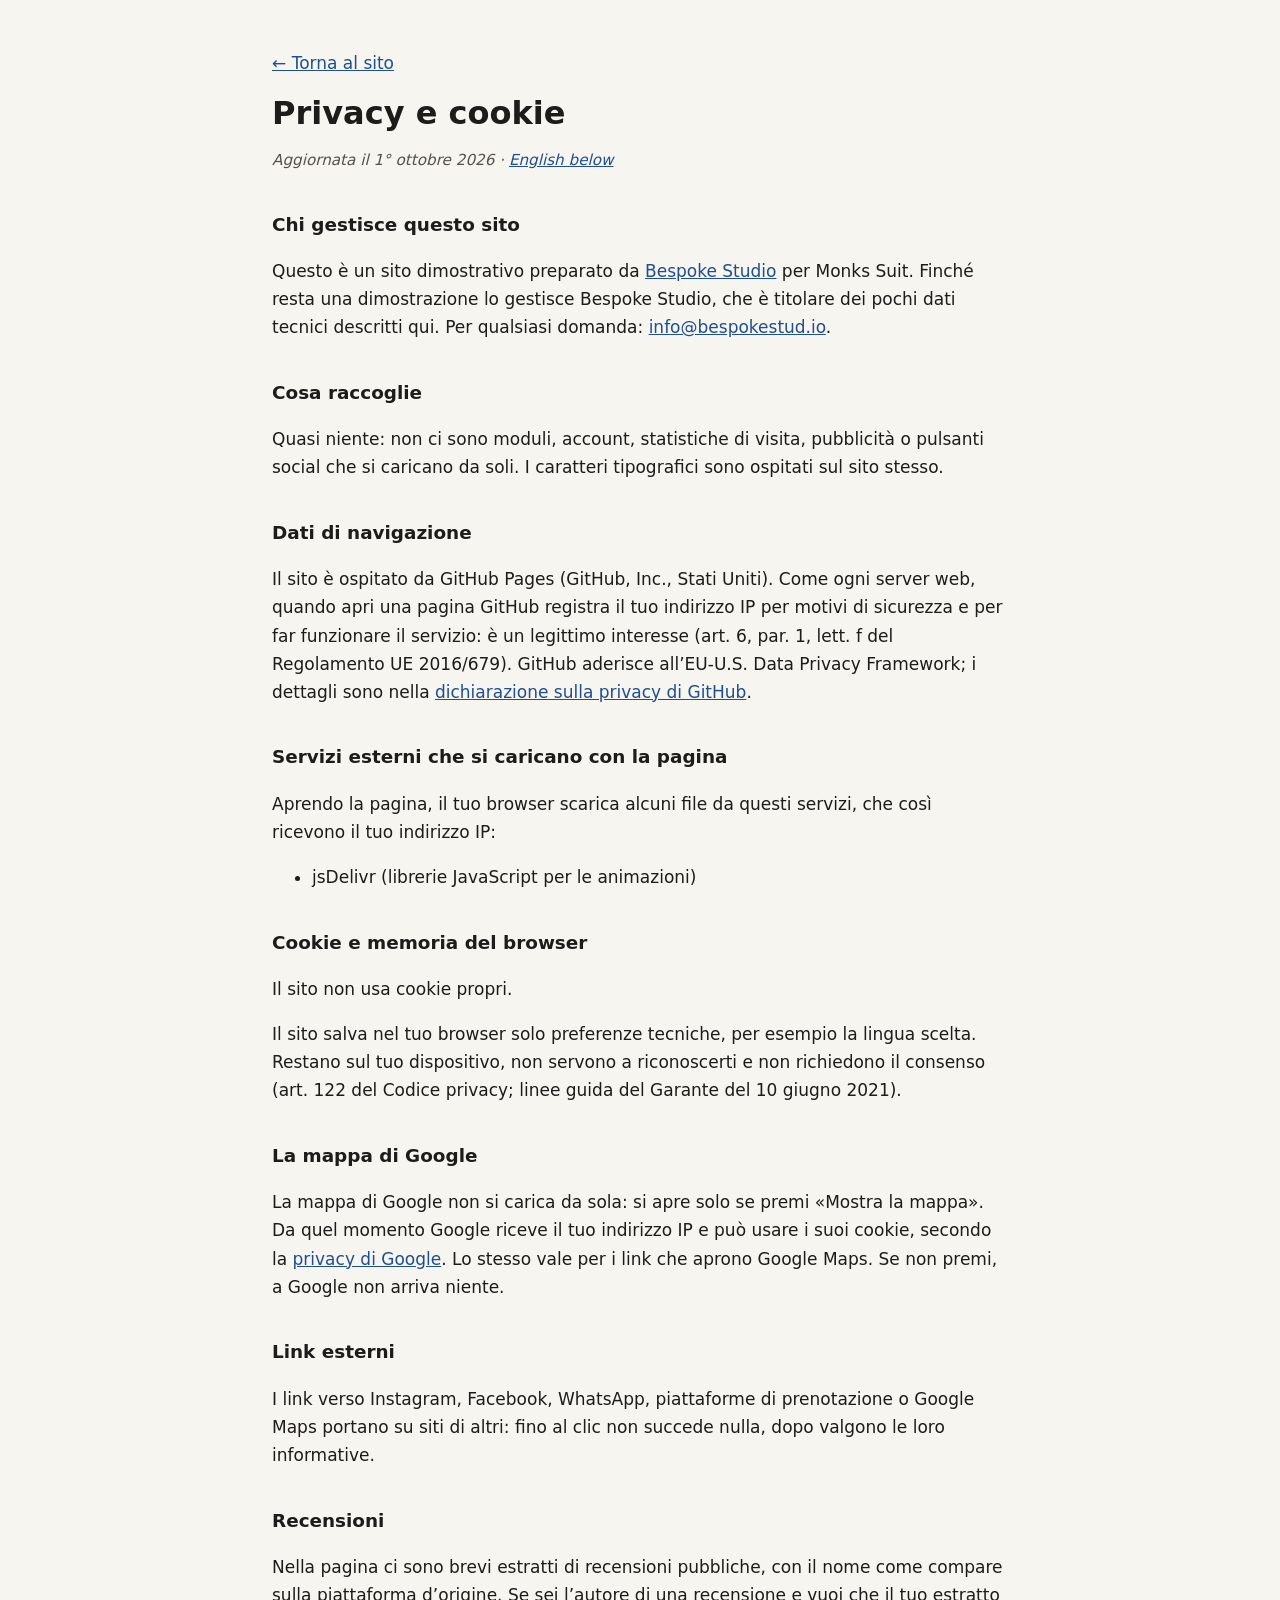
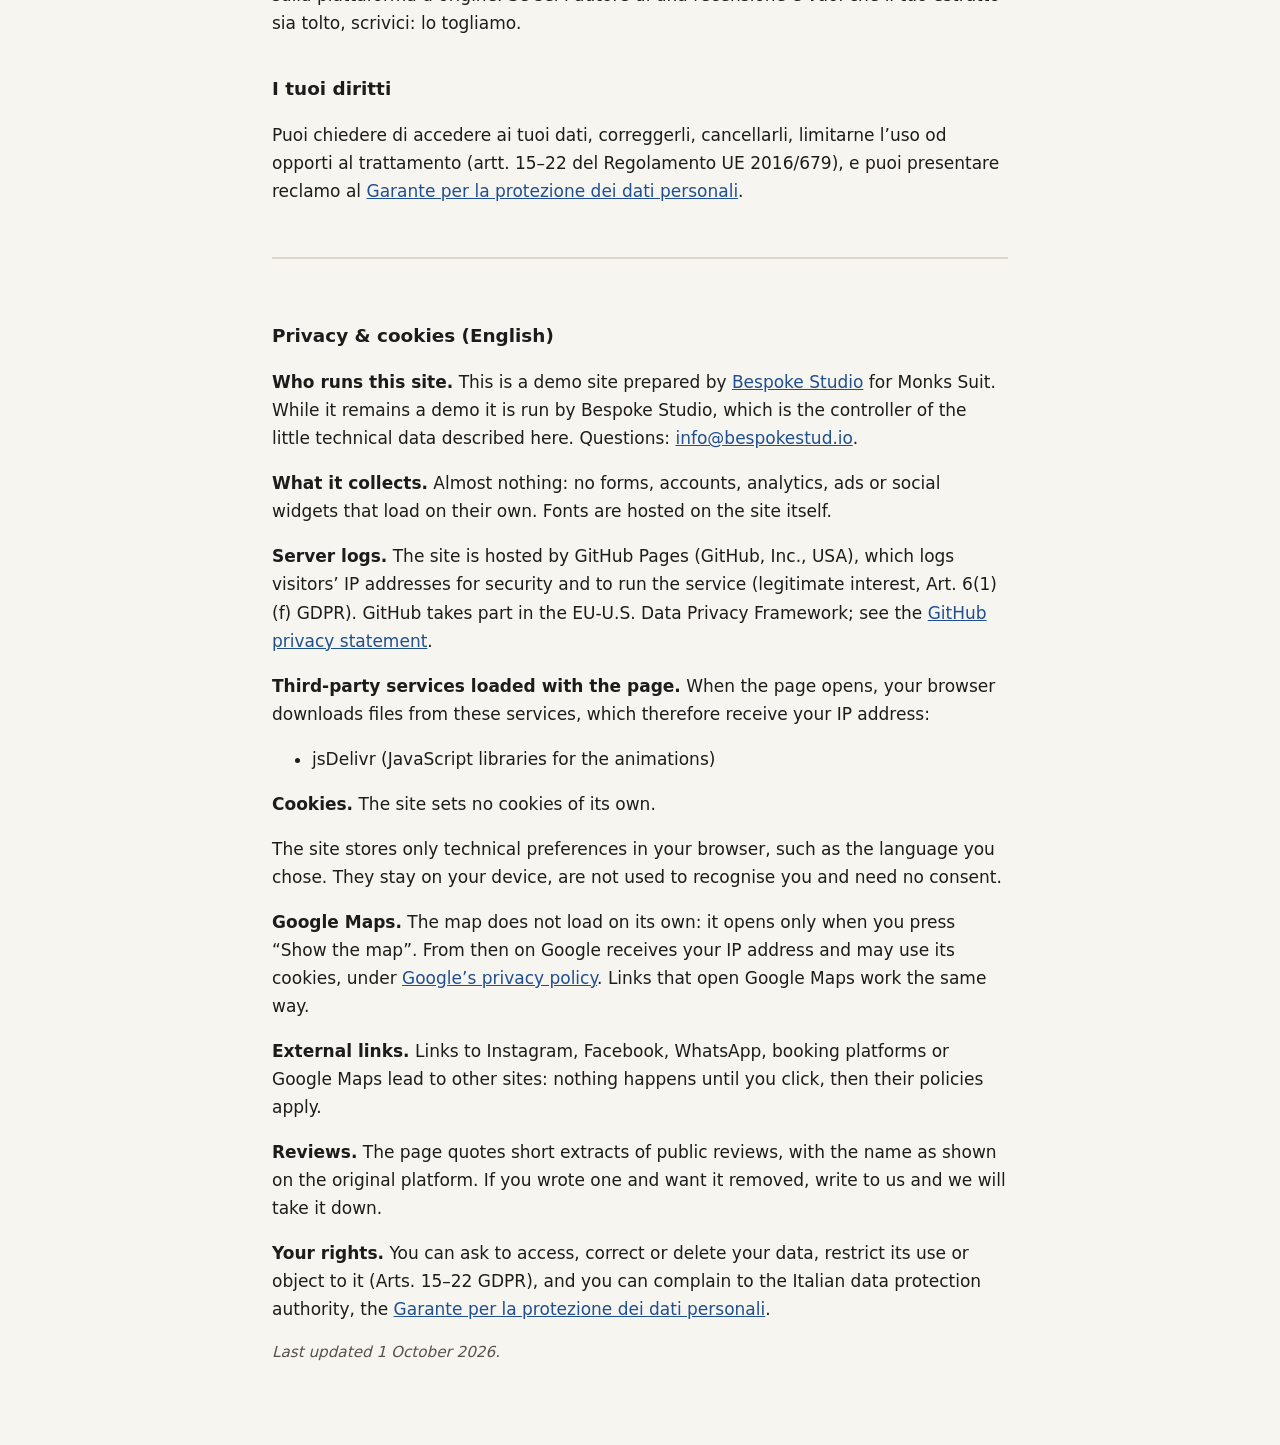
<file: privacy.html>
<!DOCTYPE html>
<html lang="it">
<head>
  <meta charset="UTF-8">
  <meta name="viewport" content="width=device-width, initial-scale=1.0">
  <meta name="robots" content="noindex">
  <title>Privacy e cookie · Monks Suit</title>
  <meta name="description" content="Informativa privacy e cookie del sito Monks Suit.">
  <style>
    body { margin: 0; background: #f7f5f0; color: #1d1c1a; font: 17px/1.65 system-ui, -apple-system, "Segoe UI", Roboto, sans-serif; }
    main { max-width: 46rem; margin: 0 auto; padding: 32px 20px 64px; }
    h1 { font-size: 2rem; line-height: 1.2; margin: 0.4em 0 0.2em; }
    h2 { font-size: 1.15rem; margin: 2em 0 0.4em; }
    a { color: #1f4f8f; }
    .data { color: #55524c; font-style: italic; font-size: 0.95rem; }
    .en { margin-top: 3em; padding-top: 1.5em; border-top: 2px solid #ddd8cc; }
    code { font-size: 0.9em; background: #ebe7dc; padding: 0 4px; border-radius: 3px; }
  </style>
</head>
<body>
<main>
  <p><a href="index.html">← Torna al sito</a></p>
  <h1>Privacy e cookie</h1>
  <p class="data">Aggiornata il 1° ottobre 2026 · <a href="#english" lang="en">English below</a></p>
  <h2>Chi gestisce questo sito</h2>
  <p>Questo è un sito dimostrativo preparato da <a href="https://bespokestud.io" rel="noopener">Bespoke Studio</a> per Monks Suit. Finché resta una dimostrazione lo gestisce Bespoke Studio, che è titolare dei pochi dati tecnici descritti qui. Per qualsiasi domanda: <a href="mailto:info@bespokestud.io">info@bespokestud.io</a>.</p>
  <h2>Cosa raccoglie</h2>
  <p>Quasi niente: non ci sono moduli, account, statistiche di visita, pubblicità o pulsanti social che si caricano da soli. I caratteri tipografici sono ospitati sul sito stesso.</p>
  <h2>Dati di navigazione</h2>
  <p>Il sito è ospitato da GitHub Pages (GitHub, Inc., Stati Uniti). Come ogni server web, quando apri una pagina GitHub registra il tuo indirizzo IP per motivi di sicurezza e per far funzionare il servizio: è un legittimo interesse (art. 6, par. 1, lett. f del Regolamento UE 2016/679). GitHub aderisce all’EU-U.S. Data Privacy Framework; i dettagli sono nella <a href="https://docs.github.com/site-policy/privacy-policies/github-general-privacy-statement" rel="noopener">dichiarazione sulla privacy di GitHub</a>.</p>
  <h2>Servizi esterni che si caricano con la pagina</h2>
  <p>Aprendo la pagina, il tuo browser scarica alcuni file da questi servizi, che così ricevono il tuo indirizzo IP:</p>
  <ul><li>jsDelivr (librerie JavaScript per le animazioni)</li></ul>
  <h2>Cookie e memoria del browser</h2>
  <p>Il sito non usa cookie propri.</p>
  <p>Il sito salva nel tuo browser solo preferenze tecniche, per esempio la lingua scelta. Restano sul tuo dispositivo, non servono a riconoscerti e non richiedono il consenso (art. 122 del Codice privacy; linee guida del Garante del 10 giugno 2021).</p>
  <h2>La mappa di Google</h2>
  <p>La mappa di Google non si carica da sola: si apre solo se premi «Mostra la mappa». Da quel momento Google riceve il tuo indirizzo IP e può usare i suoi cookie, secondo la <a href="https://policies.google.com/privacy?hl=it" rel="noopener">privacy di Google</a>. Lo stesso vale per i link che aprono Google Maps. Se non premi, a Google non arriva niente.</p>
  <h2>Link esterni</h2>
  <p>I link verso Instagram, Facebook, WhatsApp, piattaforme di prenotazione o Google Maps portano su siti di altri: fino al clic non succede nulla, dopo valgono le loro informative.</p>
  <h2>Recensioni</h2>
  <p>Nella pagina ci sono brevi estratti di recensioni pubbliche, con il nome come compare sulla piattaforma d’origine. Se sei l’autore di una recensione e vuoi che il tuo estratto sia tolto, scrivici: lo togliamo.</p>
  <h2>I tuoi diritti</h2>
  <p>Puoi chiedere di accedere ai tuoi dati, correggerli, cancellarli, limitarne l’uso od opporti al trattamento (artt. 15–22 del Regolamento UE 2016/679), e puoi presentare reclamo al <a href="https://www.garanteprivacy.it" rel="noopener">Garante per la protezione dei dati personali</a>.</p>
  <div class="en" id="english" lang="en">
    <h2>Privacy &amp; cookies (English)</h2>
    <p><strong>Who runs this site.</strong> This is a demo site prepared by <a href="https://bespokestud.io" rel="noopener">Bespoke Studio</a> for Monks Suit. While it remains a demo it is run by Bespoke Studio, which is the controller of the little technical data described here. Questions: <a href="mailto:info@bespokestud.io">info@bespokestud.io</a>.</p>
    <p><strong>What it collects.</strong> Almost nothing: no forms, accounts, analytics, ads or social widgets that load on their own. Fonts are hosted on the site itself.</p>
    <p><strong>Server logs.</strong> The site is hosted by GitHub Pages (GitHub, Inc., USA), which logs visitors’ IP addresses for security and to run the service (legitimate interest, Art. 6(1)(f) GDPR). GitHub takes part in the EU-U.S. Data Privacy Framework; see the <a href="https://docs.github.com/site-policy/privacy-policies/github-general-privacy-statement" rel="noopener">GitHub privacy statement</a>.</p>
    <p><strong>Third-party services loaded with the page.</strong> When the page opens, your browser downloads files from these services, which therefore receive your IP address:</p><ul><li>jsDelivr (JavaScript libraries for the animations)</li></ul>
    <p><strong>Cookies.</strong> The site sets no cookies of its own.</p>
    <p>The site stores only technical preferences in your browser, such as the language you chose. They stay on your device, are not used to recognise you and need no consent.</p>
    <p><strong>Google Maps.</strong> The map does not load on its own: it opens only when you press “Show the map”. From then on Google receives your IP address and may use its cookies, under <a href="https://policies.google.com/privacy?hl=en" rel="noopener">Google’s privacy policy</a>. Links that open Google Maps work the same way.</p>
    <p><strong>External links.</strong> Links to Instagram, Facebook, WhatsApp, booking platforms or Google Maps lead to other sites: nothing happens until you click, then their policies apply.</p>
    <p><strong>Reviews.</strong> The page quotes short extracts of public reviews, with the name as shown on the original platform. If you wrote one and want it removed, write to us and we will take it down.</p>
    <p><strong>Your rights.</strong> You can ask to access, correct or delete your data, restrict its use or object to it (Arts. 15–22 GDPR), and you can complain to the Italian data protection authority, the <a href="https://www.garanteprivacy.it" rel="noopener">Garante per la protezione dei dati personali</a>.</p>
    <p class="data">Last updated 1 October 2026.</p>
  </div>
</main>
</body>
</html>
</file>
